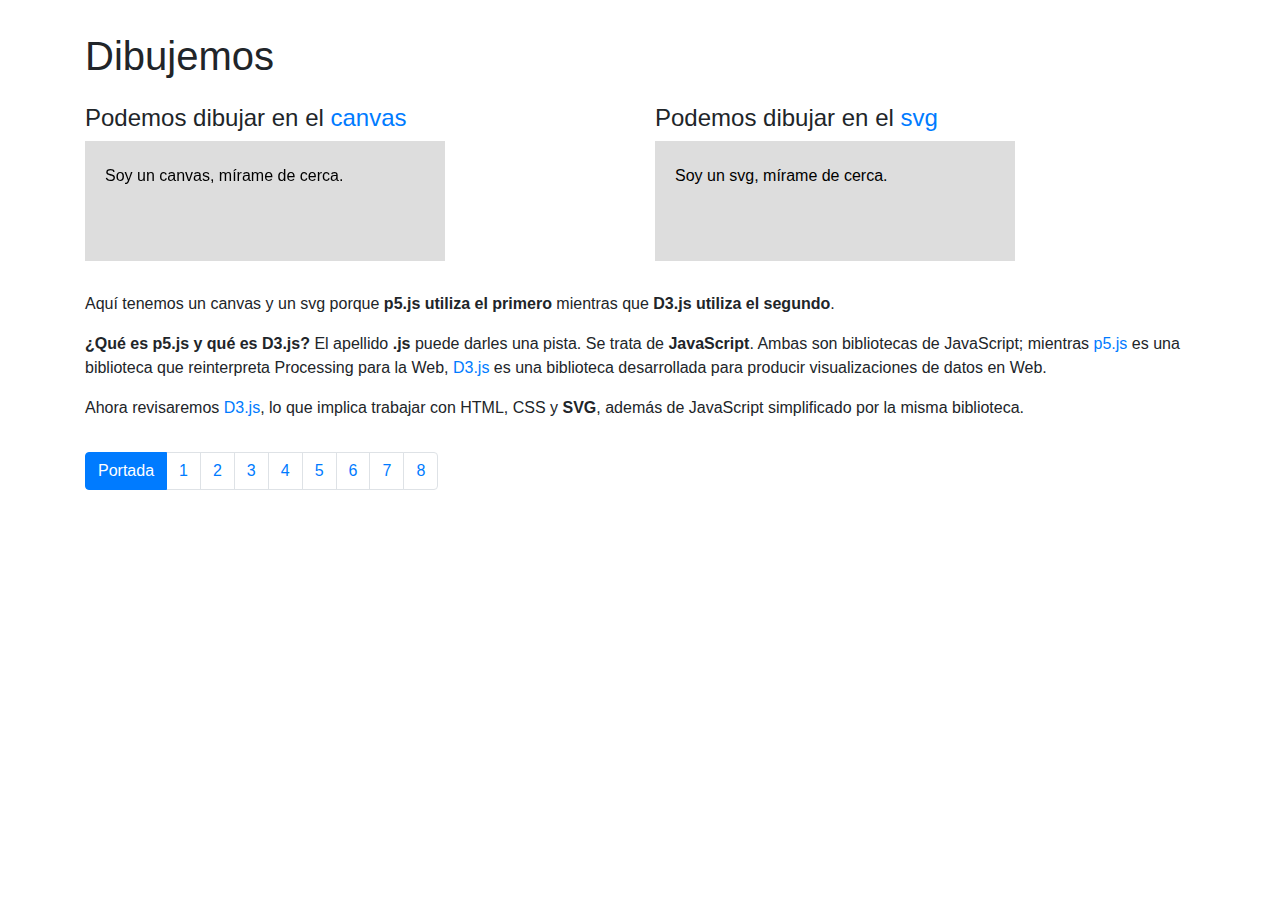
<file: index.html>
<!doctype html>
<html lang="es">
<head>
  <meta charset="utf-8">
  <meta name="viewport" content="width=device-width, initial-scale=1, shrink-to-fit=no">
  <link rel="stylesheet" href="https://maxcdn.bootstrapcdn.com/bootstrap/4.0.0/css/bootstrap.min.css" integrity="sha384-Gn5384xqQ1aoWXA+058RXPxPg6fy4IWvTNh0E263XmFcJlSAwiGgFAW/dAiS6JXm" crossorigin="anonymous">
  <title>Hola D3.js!</title>
</head>
<body>
  <div class="container py-3">
    <div class="row">
      <div class="col-md-12 py-3">
        <h1>Dibujemos</h1>
      </div>
      <div class="col-md-6">
        <h4>Podemos dibujar en el <a href="https://developer.mozilla.org/es/docs/Web/Guide/HTML/Canvas_tutorial">canvas</a></h4>
        <canvas id="primerCanvas" width="360" height="120" style="background:#ddd;"></canvas>
        <script>
          //Este script dibuja en el canvas
          var canvas = document.getElementById("primerCanvas");
          var texto = canvas.getContext("2d");
          texto.font = "16px Arial";
          texto.fillText("Soy un canvas, mírame de cerca.",20,40);        
        </script>
      </div>
      <div class="col-md-6">
        <h4>Podemos dibujar en el <a href="https://developer.mozilla.org/es/docs/Web/SVG">svg</a></h4>
        <svg width="360" height="120" style="background:#ddd;">
          <text x="20" y="40" fill="black" style="font-size:16px;">Soy un svg, mírame de cerca.</text>
        </svg>
      </div>
      <div class="col-md-12 pt-4">
        <p>Aquí tenemos un canvas y un svg porque <strong>p5.js utiliza el primero</strong> mientras que <strong>D3.js utiliza el segundo</strong>.</p>
        <p><strong>¿Qué es p5.js y qué es D3.js?</strong> El apellido <strong>.js</strong> puede darles una pista. Se trata de <strong>JavaScript</strong>. Ambas son bibliotecas de JavaScript; mientras <a href="https://p5js.org/es/">p5.js</a> es una biblioteca que reinterpreta Processing para la Web, <a href="https://d3js.org/">D3.js</a> es una biblioteca desarrollada para producir visualizaciones de datos en Web.</p>
        <p>Ahora revisaremos <a href="https://d3js.org/">D3.js</a>, lo que implica trabajar con HTML, CSS y <strong>SVG</strong>, además de JavaScript simplificado por la misma biblioteca.</p>
      </div>
      <div class="col-md-12 pt-3">
				<nav aria-label="navegacion">
          <ul class="pagination">
            <li class="page-item active"><a class="page-link" href="index.html">Portada</a></li>
            <li class="page-item"><a class="page-link" href="page-1.html">1</a></li>
            <li class="page-item"><a class="page-link" href="page-2.html">2</a></li>
            <li class="page-item"><a class="page-link" href="page-3.html">3</a></li>
            <li class="page-item"><a class="page-link" href="page-4.html">4</a></li>
            <li class="page-item"><a class="page-link" href="page-5.html">5</a></li>
            <li class="page-item"><a class="page-link" href="page-6.html">6</a></li>
            <li class="page-item"><a class="page-link" href="page-7.html">7</a></li>
            <li class="page-item"><a class="page-link" href="page-8.html">8</a></li>
          </ul>
        </nav>
      </div>
    </div>
  </div>
<!-- jQuery primero, luego Popper.js, y finalmente Bootstrap JS -->
<script src="https://code.jquery.com/jquery-3.2.1.slim.min.js" integrity="sha384-KJ3o2DKtIkvYIK3UENzmM7KCkRr/rE9/Qpg6aAZGJwFDMVNA/GpGFF93hXpG5KkN" crossorigin="anonymous"></script>
<script src="https://cdnjs.cloudflare.com/ajax/libs/popper.js/1.12.9/umd/popper.min.js" integrity="sha384-ApNbgh9B+Y1QKtv3Rn7W3mgPxhU9K/ScQsAP7hUibX39j7fakFPskvXusvfa0b4Q" crossorigin="anonymous"></script>
<script src="https://maxcdn.bootstrapcdn.com/bootstrap/4.0.0/js/bootstrap.min.js" integrity="sha384-JZR6Spejh4U02d8jOt6vLEHfe/JQGiRRSQQxSfFWpi1MquVdAyjUar5+76PVCmYl" crossorigin="anonymous"></script>
</body>
</html>
</file>
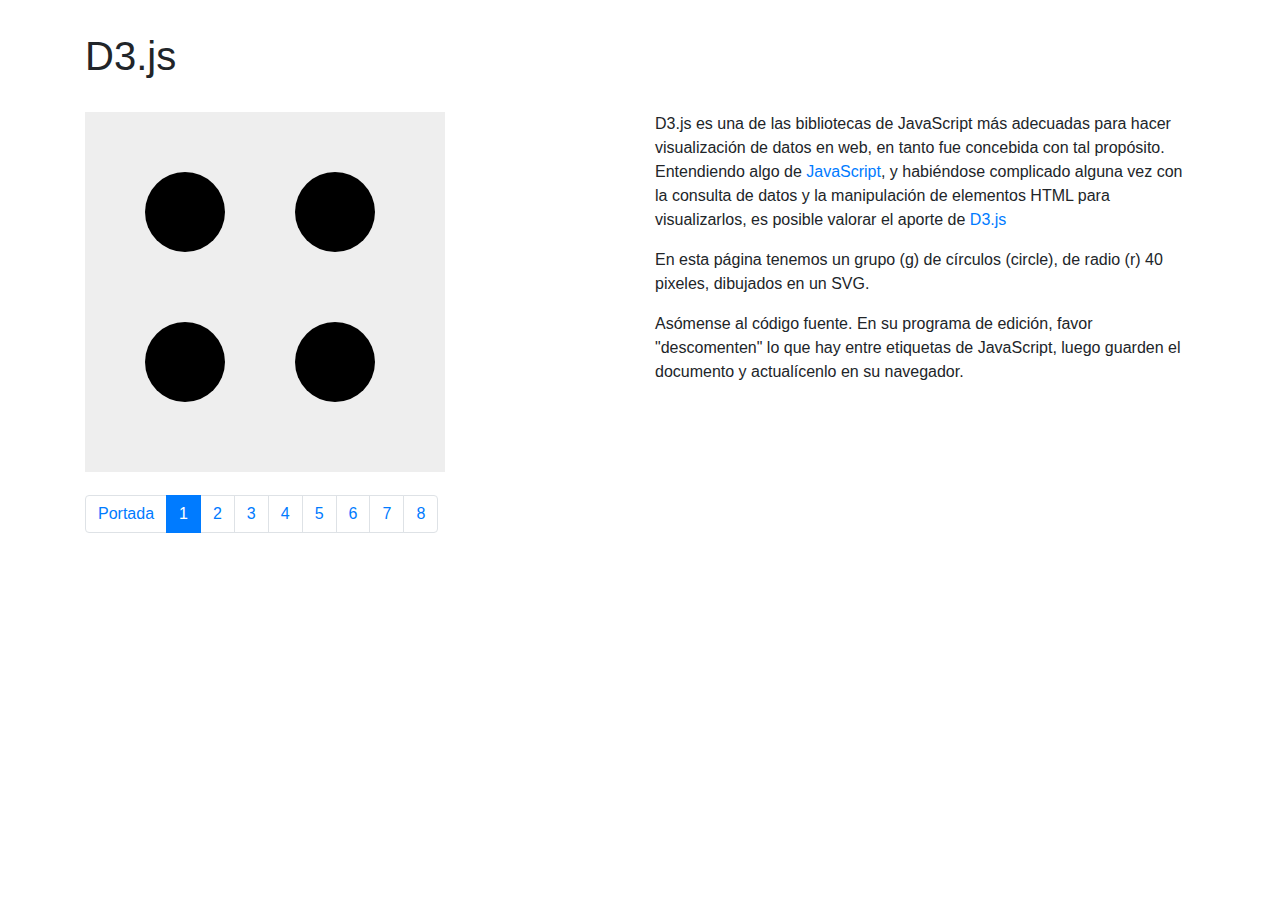
<file: page-1.html>
<!doctype html>
<html lang="es">
<head>
  <meta charset="utf-8">
  <meta name="viewport" content="width=device-width, initial-scale=1, shrink-to-fit=no">
  <link rel="stylesheet" href="https://maxcdn.bootstrapcdn.com/bootstrap/4.0.0/css/bootstrap.min.css" integrity="sha384-Gn5384xqQ1aoWXA+058RXPxPg6fy4IWvTNh0E263XmFcJlSAwiGgFAW/dAiS6JXm" crossorigin="anonymous">
  <title>Hola D3.js!</title>
</head>
<body>
  <div class="container py-3">
    <div class="row">
      <div class="col-md-12 py-3">
        <h1>D3.js</h1>
      </div>
      <div class="col-md-6 pt-2">
        <svg width="360" height="360" style="background:#eee;">
          <g>
            <circle r="40" cx="100" cy="100"/>
            <circle r="40" cx="250" cy="100"/>
            <circle r="40" cx="100" cy="250"/>
            <circle r="40" cx="250" cy="250"/>
          </g>
        </svg>
      </div>
      <div class="col-md-6 pt-2">
        <p>D3.js es una de las bibliotecas de JavaScript más adecuadas para hacer visualización de datos en web, en tanto fue concebida con tal propósito. Entendiendo algo de <a href="https://jsparagatos.com/">JavaScript</a>, y habiéndose complicado alguna vez con la consulta de datos y la manipulación de elementos HTML para visualizarlos, es posible valorar el aporte de <a href="https://d3js.org/">D3.js</a></p>
        <p>En esta página tenemos un grupo (g) de círculos (circle), de radio (r) 40 pixeles, dibujados en un SVG.</p>
        <p>Asómense al código fuente. En su programa de edición, favor "descomenten" lo que hay entre etiquetas de JavaScript, luego guarden el documento y actualícenlo en su navegador.</p>
      </div>
      <div class="col-md-12 pt-3">
				<nav aria-label="navegacion">
					<ul class="pagination">
             <li class="page-item"><a class="page-link" href="index.html">Portada</a></li>
            <li class="page-item active"><a class="page-link" href="page-1.html">1</a></li>
            <li class="page-item"><a class="page-link" href="page-2.html">2</a></li>
            <li class="page-item"><a class="page-link" href="page-3.html">3</a></li>
            <li class="page-item"><a class="page-link" href="page-4.html">4</a></li>
            <li class="page-item"><a class="page-link" href="page-5.html">5</a></li>
            <li class="page-item"><a class="page-link" href="page-6.html">6</a></li>
            <li class="page-item"><a class="page-link" href="page-7.html">7</a></li>
            <li class="page-item"><a class="page-link" href="page-8.html">8</a></li>
          </ul>
				</nav>
      </div>
    </div>
  </div>
<!--D3.js-->
<script src="https://d3js.org/d3.v5.min.js"></script>
<script>
/*
d3.selectAll('circle')
  .style('fill', 'orange')
  .attr('r', function() { return 10 + Math.random() * 10;});
*/
</script>      
<!-- jQuery primero, luego Popper.js, y finalmente Bootstrap JS -->
<script src="https://code.jquery.com/jquery-3.2.1.slim.min.js" integrity="sha384-KJ3o2DKtIkvYIK3UENzmM7KCkRr/rE9/Qpg6aAZGJwFDMVNA/GpGFF93hXpG5KkN" crossorigin="anonymous"></script>
<script src="https://cdnjs.cloudflare.com/ajax/libs/popper.js/1.12.9/umd/popper.min.js" integrity="sha384-ApNbgh9B+Y1QKtv3Rn7W3mgPxhU9K/ScQsAP7hUibX39j7fakFPskvXusvfa0b4Q" crossorigin="anonymous"></script>
<script src="https://maxcdn.bootstrapcdn.com/bootstrap/4.0.0/js/bootstrap.min.js" integrity="sha384-JZR6Spejh4U02d8jOt6vLEHfe/JQGiRRSQQxSfFWpi1MquVdAyjUar5+76PVCmYl" crossorigin="anonymous"></script>
</body>
</html>
</file>
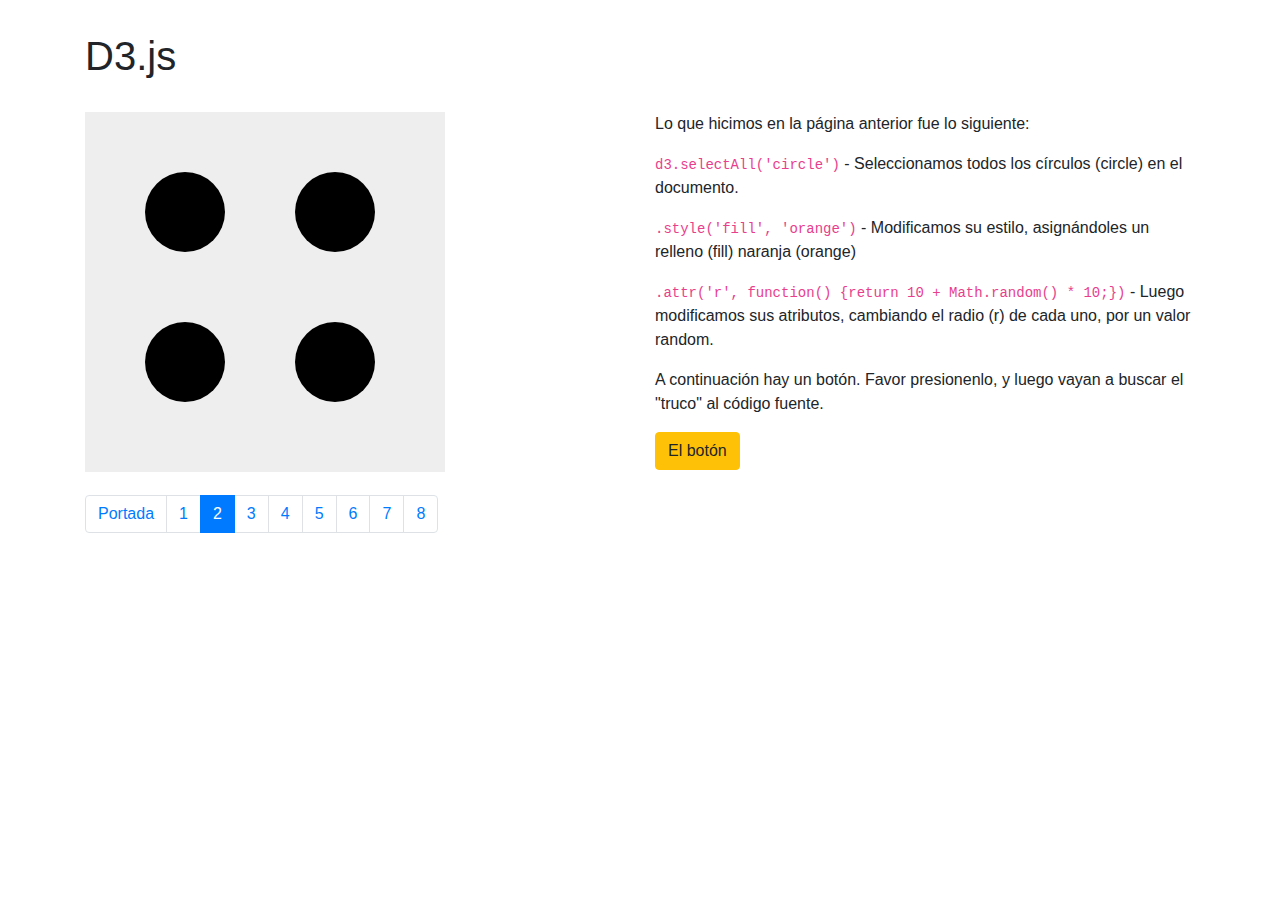
<file: page-2.html>
<!doctype html>
<html lang="es">
<head>
  <meta charset="utf-8">
  <meta name="viewport" content="width=device-width, initial-scale=1, shrink-to-fit=no">
  <link rel="stylesheet" href="https://maxcdn.bootstrapcdn.com/bootstrap/4.0.0/css/bootstrap.min.css" integrity="sha384-Gn5384xqQ1aoWXA+058RXPxPg6fy4IWvTNh0E263XmFcJlSAwiGgFAW/dAiS6JXm" crossorigin="anonymous">
  <title>Hola D3.js!</title>
</head>
<body>
  <div class="container py-3">
    <div class="row">
      <div class="col-md-12 py-3">
        <h1>D3.js</h1>
      </div>
      <div class="col-md-6 pt-2">
        <svg width="360" height="360" style="background:#eee;">
          <g>
            <circle r="40" cx="100" cy="100"/>
            <circle r="40" cx="250" cy="100"/>
            <circle r="40" cx="100" cy="250"/>
            <circle r="40" cx="250" cy="250"/>
          </g>
        </svg>
      </div>
      <div class="col-md-6 pt-2">
        <p>Lo que hicimos en la página anterior fue lo siguiente:</p>
        <p><code>d3.selectAll('circle')</code> - Seleccionamos todos los círculos (circle) en el documento.</p>
        <p><code>.style('fill', 'orange')</code> - Modificamos su estilo, asignándoles un relleno (fill) naranja (orange)</p>
        <p><code>.attr('r', function() {return 10 + Math.random() * 10;})</code> - Luego modificamos sus atributos, cambiando el radio (r) de cada uno, por un valor random.</p>
        <p>A continuación hay un botón. Favor presionenlo, y luego vayan a buscar el "truco" al código fuente.</p>
        <btn onClick="Aparecium()" class="btn btn-warning">El botón</btn>
      </div>
      <div class="col-md-12 pt-3">
        <nav aria-label="navegacion">
          <ul class="pagination">
             <li class="page-item"><a class="page-link" href="index.html">Portada</a></li>
            <li class="page-item"><a class="page-link" href="page-1.html">1</a></li>
            <li class="page-item active"><a class="page-link" href="page-2.html">2</a></li>
            <li class="page-item"><a class="page-link" href="page-3.html">3</a></li>
            <li class="page-item"><a class="page-link" href="page-4.html">4</a></li>
            <li class="page-item"><a class="page-link" href="page-5.html">5</a></li>
            <li class="page-item"><a class="page-link" href="page-6.html">6</a></li>
            <li class="page-item"><a class="page-link" href="page-7.html">7</a></li>
            <li class="page-item"><a class="page-link" href="page-8.html">8</a></li>
          </ul>
        </nav>
      </div>
    </div>
  </div>
<!--D3.js-->
<script src="https://d3js.org/d3.v5.min.js"></script>
<script>
  //crear una función
  function Aparecium(){
    //seleccionar todo círculo en el documento
    d3.selectAll('circle')
      //asignar un estilo
      .style('fill', 'orange')
      //asignar un atributo para cada circulo
      .attr('r', function() {
        return 10 + Math.random() * 10;
      });
    }
</script>
<!-- jQuery primero, luego Popper.js, y finalmente Bootstrap JS -->
<script src="https://code.jquery.com/jquery-3.2.1.slim.min.js" integrity="sha384-KJ3o2DKtIkvYIK3UENzmM7KCkRr/rE9/Qpg6aAZGJwFDMVNA/GpGFF93hXpG5KkN" crossorigin="anonymous"></script>
<script src="https://cdnjs.cloudflare.com/ajax/libs/popper.js/1.12.9/umd/popper.min.js" integrity="sha384-ApNbgh9B+Y1QKtv3Rn7W3mgPxhU9K/ScQsAP7hUibX39j7fakFPskvXusvfa0b4Q" crossorigin="anonymous"></script>
<script src="https://maxcdn.bootstrapcdn.com/bootstrap/4.0.0/js/bootstrap.min.js" integrity="sha384-JZR6Spejh4U02d8jOt6vLEHfe/JQGiRRSQQxSfFWpi1MquVdAyjUar5+76PVCmYl" crossorigin="anonymous"></script>
</body>
</html>
</file>
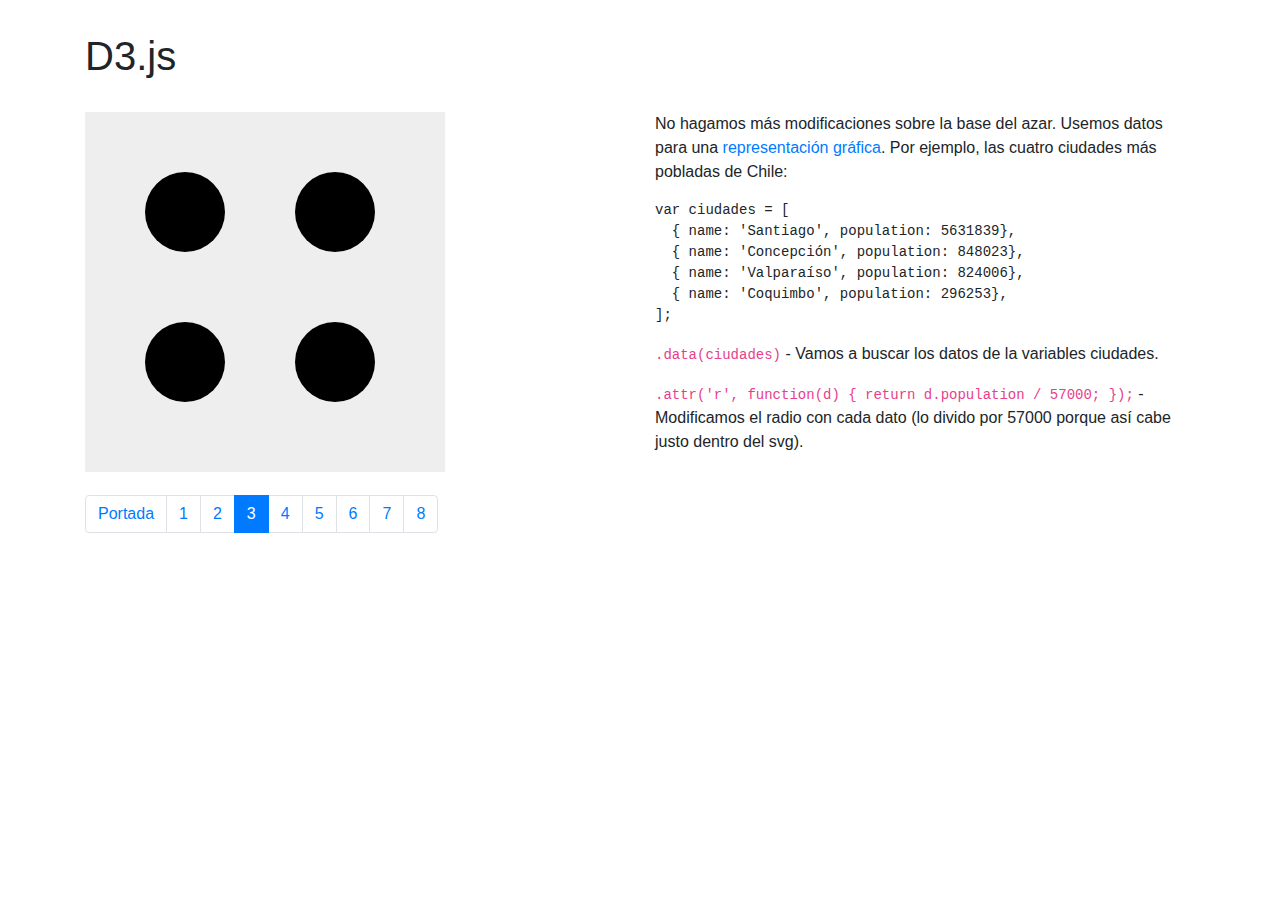
<file: page-3.html>
<!doctype html>
<html lang="es">
<head>
  <meta charset="utf-8">
  <meta name="viewport" content="width=device-width, initial-scale=1, shrink-to-fit=no">
  <link rel="stylesheet" href="https://maxcdn.bootstrapcdn.com/bootstrap/4.0.0/css/bootstrap.min.css" integrity="sha384-Gn5384xqQ1aoWXA+058RXPxPg6fy4IWvTNh0E263XmFcJlSAwiGgFAW/dAiS6JXm" crossorigin="anonymous">
  <title>Hola D3.js!</title>
</head>
<body>
  <div class="container py-3">
    <div class="row">
      <div class="col-md-12 py-3">
        <h1>D3.js</h1>
      </div>
      <div class="col-md-6 pt-2">
        <svg width="360" height="360" style="background:#eee;">
          <g>
            <circle r="40" cx="100" cy="100"/>
            <circle r="40" cx="250" cy="100"/>
            <circle r="40" cx="100" cy="250"/>
            <circle r="40" cx="250" cy="250"/>
          </g>
        </svg>
      </div>
      <div class="col-md-6 pt-2">
        <p>No hagamos más modificaciones sobre la base del azar. Usemos datos para una <a href="https://github.com/profesorfaco/enedi/blob/gh-pages/README.md#introducci%C3%93n-a-la-visualizaci%C3%93n">representación gráfica</a>. Por ejemplo, las cuatro ciudades más pobladas de Chile:</p>
<pre><code>var ciudades = [
  { name: 'Santiago', population: 5631839},
  { name: 'Concepción', population: 848023},
  { name: 'Valparaíso', population: 824006},
  { name: 'Coquimbo', population: 296253}, 
];</code></pre>
        <p><code>.data(ciudades)</code> - Vamos a buscar los datos de la variables ciudades.</p>
        <p><code>.attr('r', function(d) { return d.population / 57000; });</code> - Modificamos el radio con cada dato (lo divido por 57000 porque así cabe justo dentro del svg).</p>
      </div>
      <div class="col-md-12 pt-3">
				<nav aria-label="navegacion">
					<ul class="pagination">
             <li class="page-item"><a class="page-link" href="index.html">Portada</a></li>
            <li class="page-item"><a class="page-link" href="page-1.html">1</a></li>
            <li class="page-item"><a class="page-link" href="page-2.html">2</a></li>
            <li class="page-item active"><a class="page-link" href="page-3.html">3</a></li>
            <li class="page-item"><a class="page-link" href="page-4.html">4</a></li>
            <li class="page-item"><a class="page-link" href="page-5.html">5</a></li>
            <li class="page-item"><a class="page-link" href="page-6.html">6</a></li>
            <li class="page-item"><a class="page-link" href="page-7.html">7</a></li>
            <li class="page-item"><a class="page-link" href="page-8.html">8</a></li>              
				  	</ul>
				</nav>
      </div>
    </div>
  </div>
<!--D3.js-->
<script src="https://d3js.org/d3.v5.min.js"></script>
<script>
  //crear una variable llamada ciudades
  var ciudades = [
    {name:'Santiago',population:5631839},
    {name:'Concepción',population:848023},
    {name:'Valparaíso',population:824006},
    {name:'Coquimbo',population:296253}
  ];
  //seleccionar todos los "circle" en el documento
  d3.selectAll('circle')
  //tomar la data de la variable llamada ciudades
  .data(ciudades)
  //modificar el radio en los cículos tantas veces como datos existen en la variable
  .attr('r', function(d) {
    return d.population / 57000;
  })
</script>
<!-- jQuery primero, luego Popper.js, y finalmente Bootstrap JS -->
<script src="https://code.jquery.com/jquery-3.2.1.slim.min.js" integrity="sha384-KJ3o2DKtIkvYIK3UENzmM7KCkRr/rE9/Qpg6aAZGJwFDMVNA/GpGFF93hXpG5KkN" crossorigin="anonymous"></script>
<script src="https://cdnjs.cloudflare.com/ajax/libs/popper.js/1.12.9/umd/popper.min.js" integrity="sha384-ApNbgh9B+Y1QKtv3Rn7W3mgPxhU9K/ScQsAP7hUibX39j7fakFPskvXusvfa0b4Q" crossorigin="anonymous"></script>
<script src="https://maxcdn.bootstrapcdn.com/bootstrap/4.0.0/js/bootstrap.min.js" integrity="sha384-JZR6Spejh4U02d8jOt6vLEHfe/JQGiRRSQQxSfFWpi1MquVdAyjUar5+76PVCmYl" crossorigin="anonymous"></script>
</body>
</html>
</file>
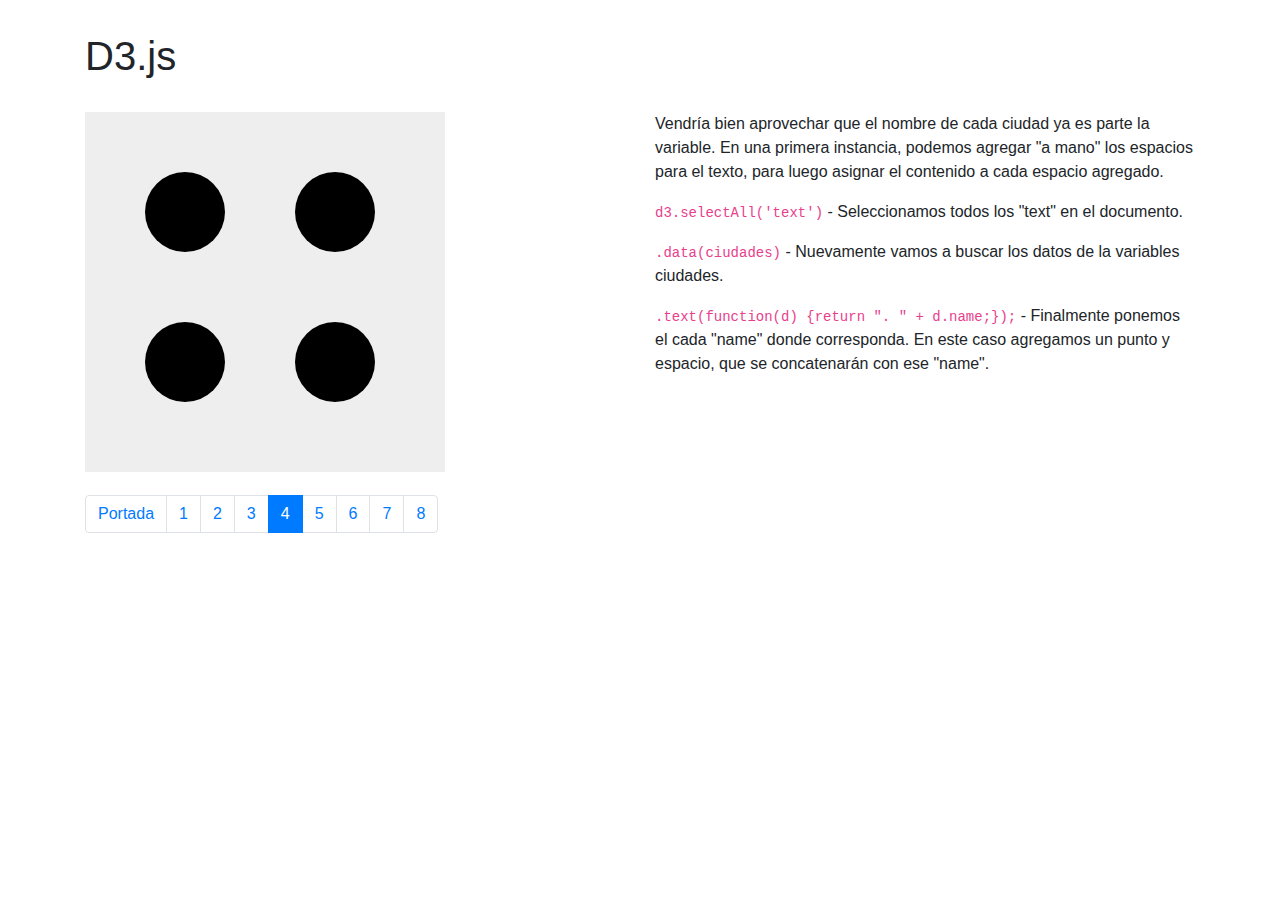
<file: page-4.html>
<!doctype html>
<html lang="es">
<head>
  <meta charset="utf-8">
  <meta name="viewport" content="width=device-width, initial-scale=1, shrink-to-fit=no">
  <link rel="stylesheet" href="https://maxcdn.bootstrapcdn.com/bootstrap/4.0.0/css/bootstrap.min.css" integrity="sha384-Gn5384xqQ1aoWXA+058RXPxPg6fy4IWvTNh0E263XmFcJlSAwiGgFAW/dAiS6JXm" crossorigin="anonymous">
  <title>Hola D3.js!</title>
</head>
<body>
  <div class="container py-3">
    <div class="row">
      <div class="col-md-12 py-3">
        <h1>D3.js</h1>
      </div>
      <div class="col-md-6 pt-2">
        <svg width="360" height="360" style="background:#eee;">
          <g>
            <circle r="40" cx="100" cy="100"/>
            <text x="98" y="100" fill="#ED3D88"></text>
            <circle r="40" cx="250" cy="100"/>
            <text x="248" y="100" fill="#ED3D88"></text>
            <circle r="40" cx="100" cy="250"/>
            <text x="98" y="251" fill="#ED3D88"></text>
            <circle r="40" cx="250" cy="250"/>
            <text x="248" y="251" fill="#ED3D88"></text>
          </g>
        </svg>
      </div>
      <div class="col-md-6 pt-2">
        <p>Vendría bien aprovechar que el nombre de cada ciudad ya es parte la variable. En una primera instancia, podemos agregar "a mano" los espacios para el texto, para luego asignar el contenido a cada espacio agregado.</p>
        <p><code>d3.selectAll('text')</code> - Seleccionamos todos los "text" en el documento.</p>
        <p><code>.data(ciudades)</code> - Nuevamente vamos a buscar los datos de la variables ciudades.</p>
        <p><code>.text(function(d) {return ". " + d.name;});</code> - Finalmente ponemos el cada "name" donde corresponda. En este caso agregamos un punto y espacio, que se concatenarán con ese "name".</p>
      </div>
      <div class="col-md-12 pt-3">
				<nav aria-label="navegacion">
					<ul class="pagination">
            <li class="page-item"><a class="page-link" href="index.html">Portada</a></li>
            <li class="page-item"><a class="page-link" href="page-1.html">1</a></li>
            <li class="page-item"><a class="page-link" href="page-2.html">2</a></li>
            <li class="page-item"><a class="page-link" href="page-3.html">3</a></li>
            <li class="page-item active"><a class="page-link" href="page-4.html">4</a></li>
            <li class="page-item"><a class="page-link" href="page-5.html">5</a></li>
            <li class="page-item"><a class="page-link" href="page-6.html">6</a></li>
            <li class="page-item"><a class="page-link" href="page-7.html">7</a></li>
            <li class="page-item"><a class="page-link" href="page-8.html">8</a></li>                
				  	</ul>
				</nav>
      </div>
    </div>
  </div>
<!--D3.js-->
<script src="https://d3js.org/d3.v5.min.js"></script>
<script>
  //crear una variable llamada ciudades
  var ciudades = [
    {name:'Santiago',population:5631839},
    {name:'Concepción',population:848023},
    {name:'Valparaíso',population:824006},
    {name:'Coquimbo',population:296253}
  ];
  //seleccionar todos los "circle" en el documento  
  d3.selectAll('circle')
    .data(ciudades)
    .attr('fill','#AAAAAA')
    .attr('r', function(d) {
      return d.population / 57000;
    })
  //seleccionar todos los "text" en el documento      
  d3.selectAll('text')
    .data(ciudades)
    .attr('fill','#222222')                      
    .text(function(d) {
      return ". " + d.name;
    });
</script>
<!-- jQuery primero, luego Popper.js, y finalmente Bootstrap JS -->
<script src="https://code.jquery.com/jquery-3.2.1.slim.min.js" integrity="sha384-KJ3o2DKtIkvYIK3UENzmM7KCkRr/rE9/Qpg6aAZGJwFDMVNA/GpGFF93hXpG5KkN" crossorigin="anonymous"></script>
<script src="https://cdnjs.cloudflare.com/ajax/libs/popper.js/1.12.9/umd/popper.min.js" integrity="sha384-ApNbgh9B+Y1QKtv3Rn7W3mgPxhU9K/ScQsAP7hUibX39j7fakFPskvXusvfa0b4Q" crossorigin="anonymous"></script>
<script src="https://maxcdn.bootstrapcdn.com/bootstrap/4.0.0/js/bootstrap.min.js" integrity="sha384-JZR6Spejh4U02d8jOt6vLEHfe/JQGiRRSQQxSfFWpi1MquVdAyjUar5+76PVCmYl" crossorigin="anonymous"></script>
</body>
</html>
</file>
